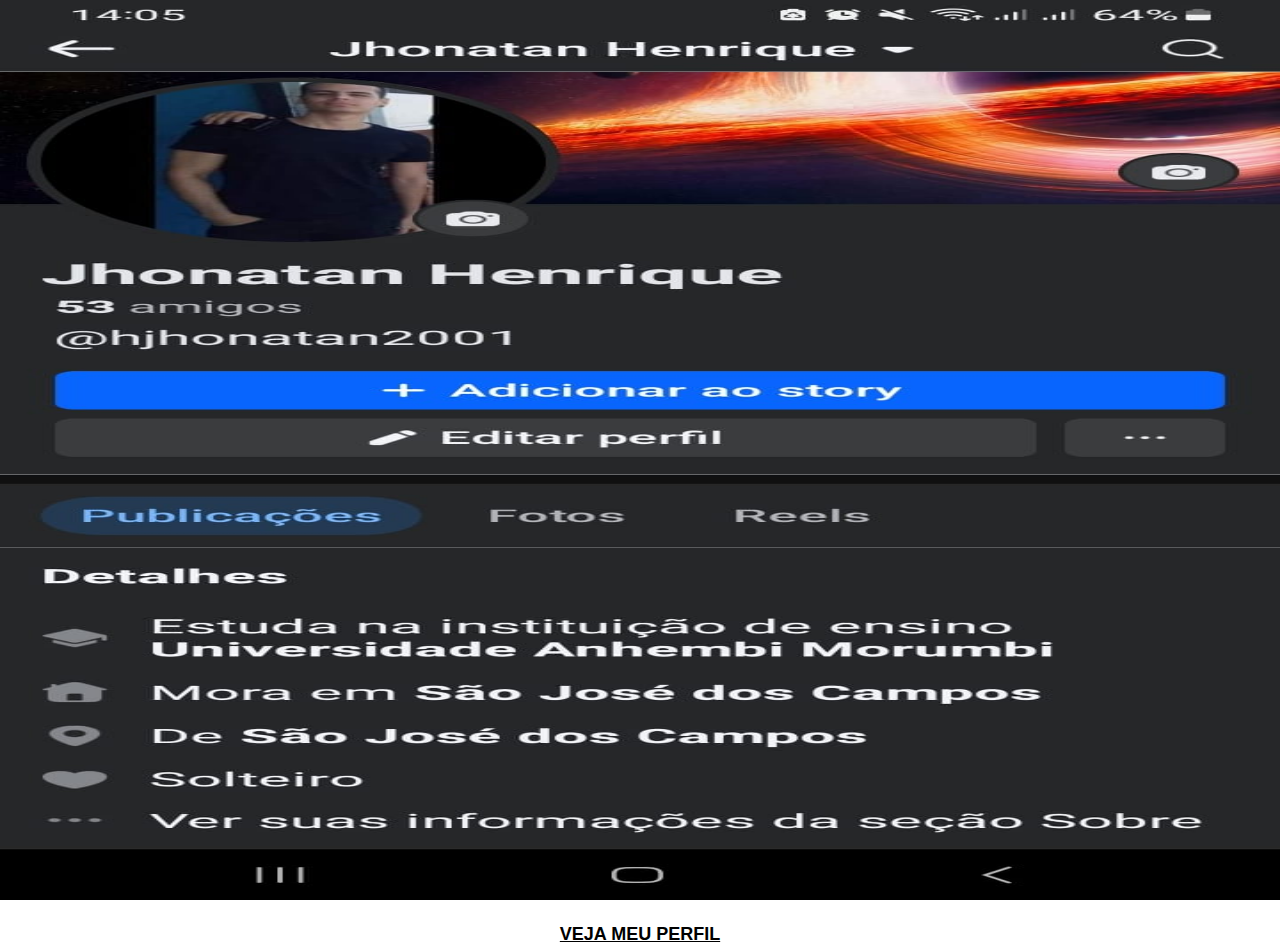
<file: facebook.html>
<!DOCTYPE html>
<html lang="pt-br">
<head>
    <meta charset="UTF-8">
    <meta name="viewport" content="width=device-width, initial-scale=1.0">
    <title>Document</title>
    <style>
        *{
            margin: 0px;
            padding: 0px;
        }
        ::-webkit-scrollbar{
            width: 0px;
        }
        img{
            width: 100vw;
            height: 100vh;
            
            background-size: cover;
        }
        a{
            color: black;
            background-color: white;
            text-align: center;
            display: block;
            font-weight: bolder;
            padding-top: 20px;
            font-family: sans-serif;
            font-size: large;
        }
        a:hover{
            text-decoration: none;
        }
    </style>
</head>
<body>
    <img src="imagens/profile facebook.jpeg" alt="">
    <a href="https://www.facebook.com/profile.php?id=61556001269887" target="_blank">VEJA MEU PERFIL</a>
</body>
</html>
</file>
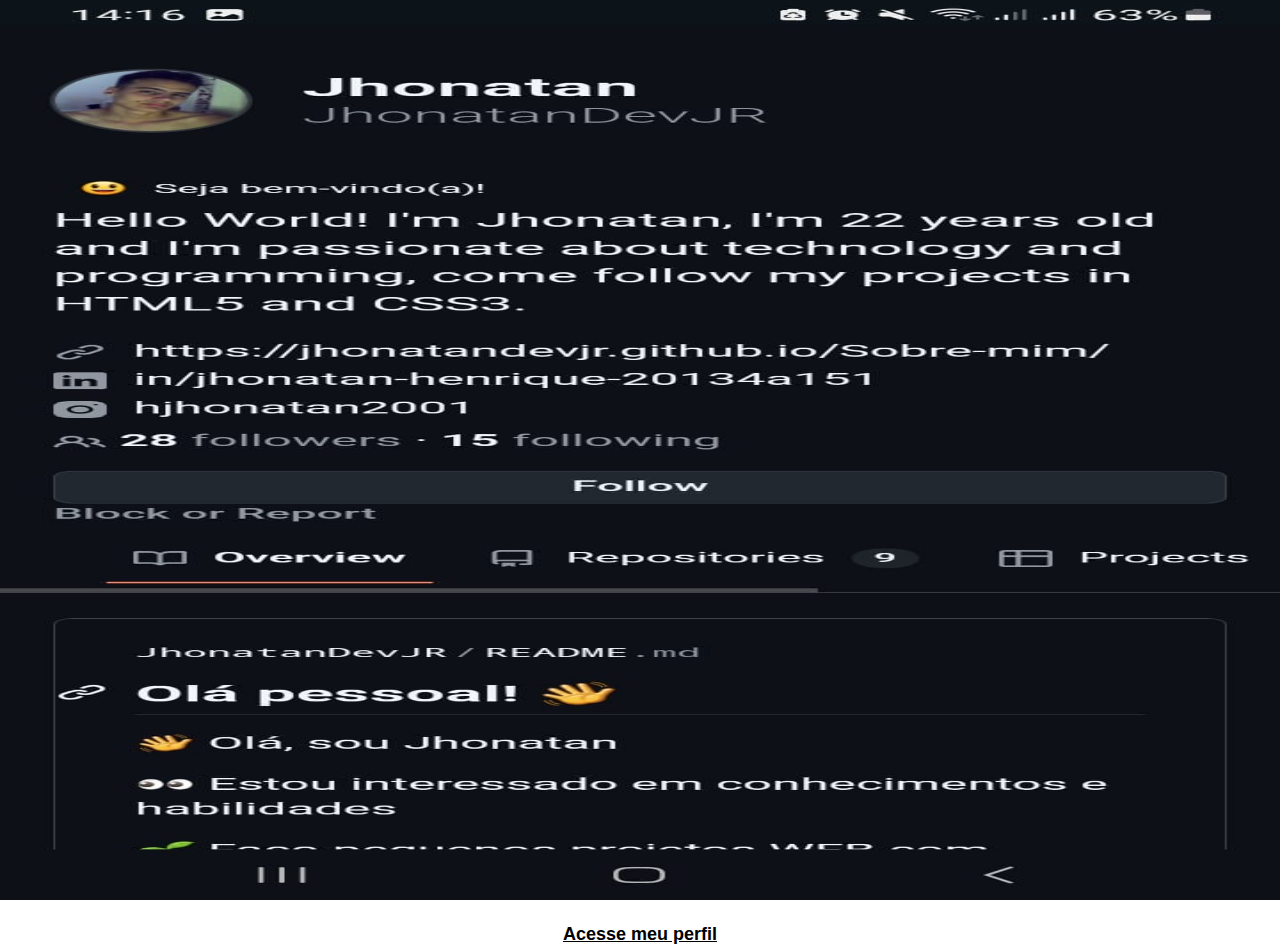
<file: github.html>
<!DOCTYPE html>
<html lang="pt-br">
<head>
    <meta charset="UTF-8">
    <meta name="viewport" content="width=device-width, initial-scale=1.0">
    <title>Document</title>
    <style>
        *{
            margin: 0px;
            padding: 0px;
        }
        ::-webkit-scrollbar{
            width: 0px;
        }
        img{
            width: 100vw;
            height: 100vh;
        }
        a{
            color: black;
            background-color: white;
            text-align: center;
            display: block;
            font-weight: bolder;
            padding-top: 20px;
            font-family: sans-serif;
            font-size: large;
        }
        a:hover{
            text-decoration: none;
        }
    </style>
</head>
<body>
    <img src="imagens/profile github.jpeg" alt="">
    <a href="https://github.com/JhonatanDevJR" target="_blank">Acesse meu perfil</a>
</body>
</html>
</file>
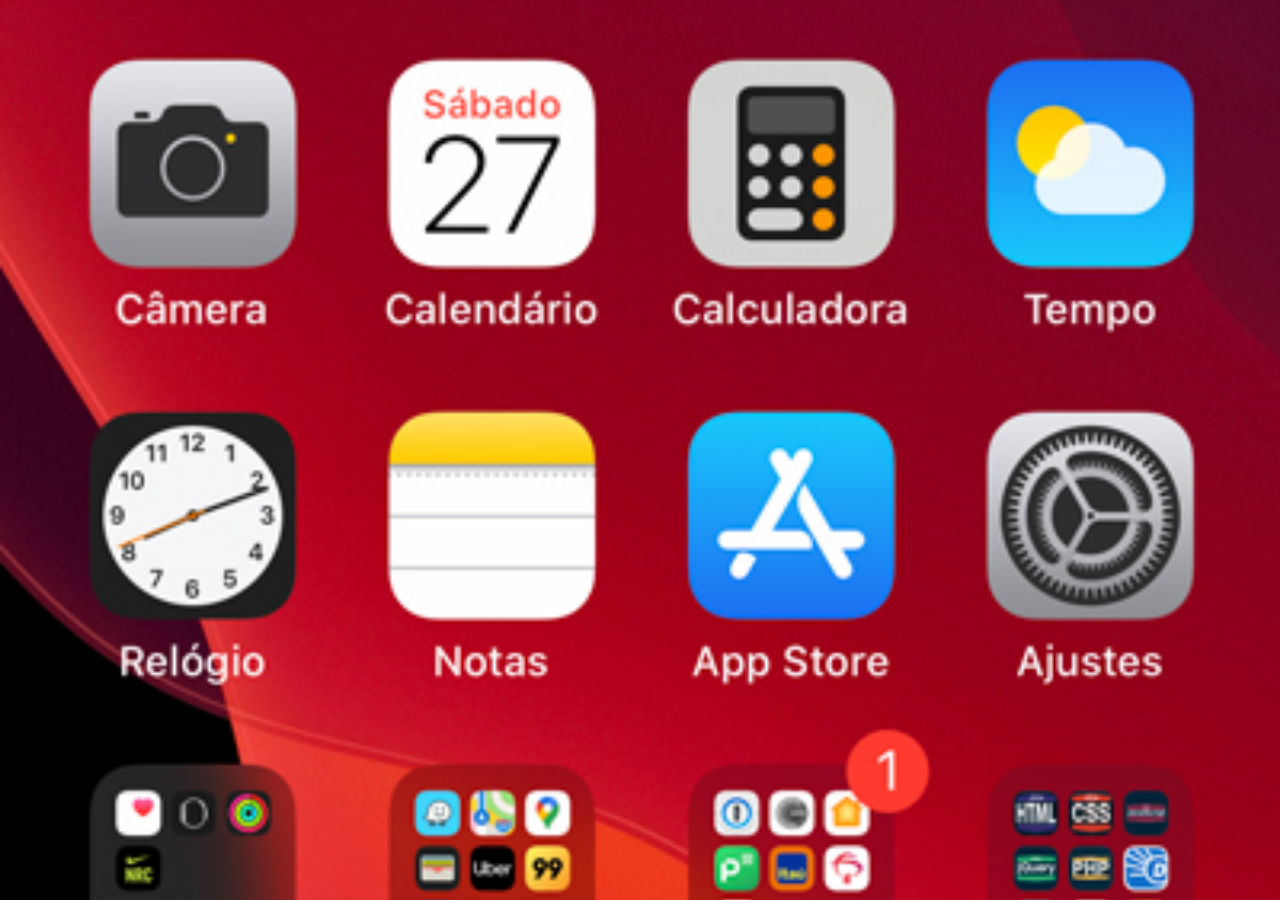
<file: home.html>
<!DOCTYPE html>
<html lang="pt-br">
<head>
    <meta charset="UTF-8">
    <meta name="viewport" content="width=device-width, initial-scale=1.0">
    <title>Document</title>
    <style>
        *{
            margin: 0px;
            padding: 0px;
        }
        body{
            width: 100vw;
            height: 100vh;
            background: black url(imagens/tela-home.jpg)no-repeat top center;
            background-size: cover;
        }
    </style>
</head>
<body>
    
</body>
</html>
</file>
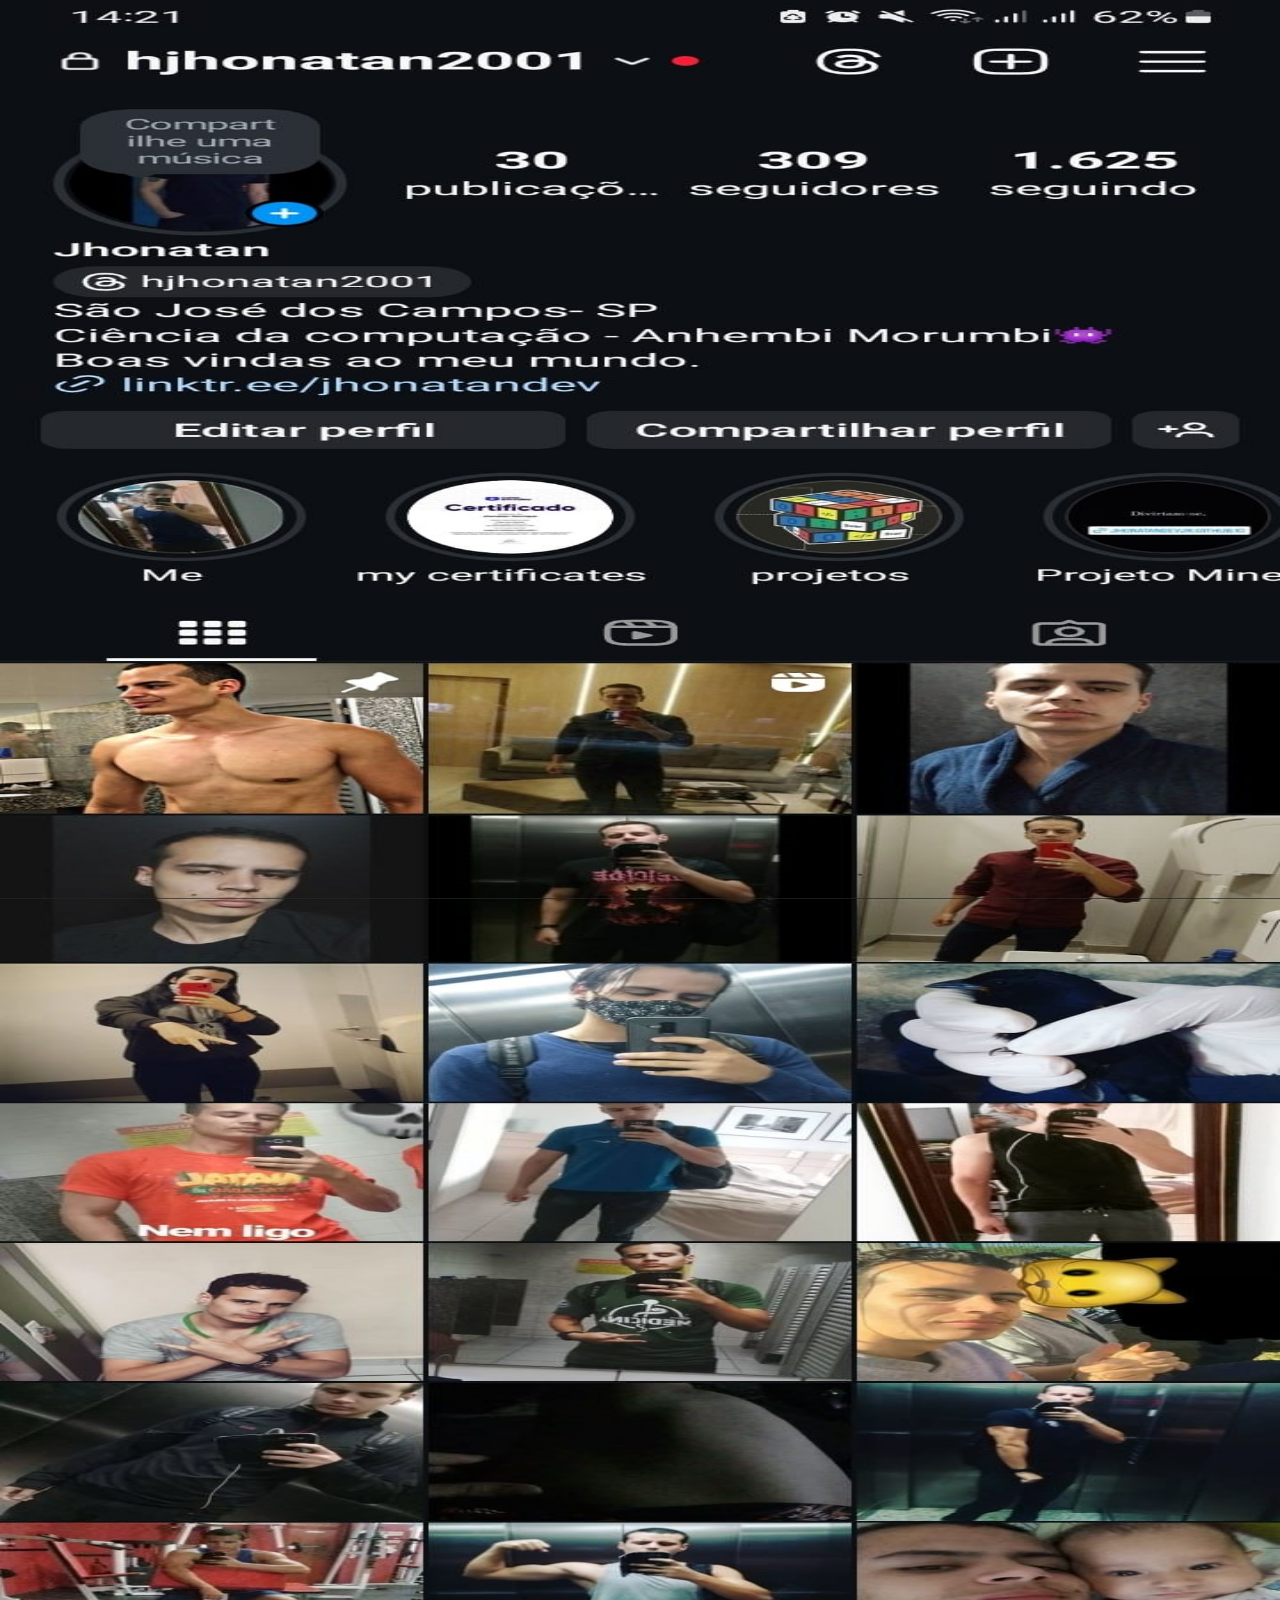
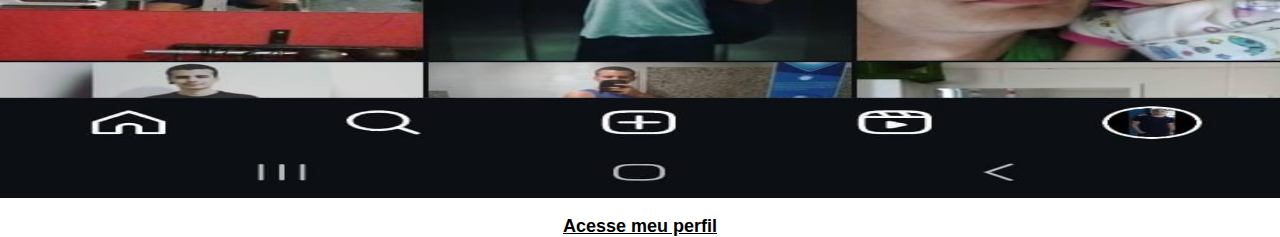
<file: instagram.html>
<!DOCTYPE html>
<html lang="pt-br">
<head>
    <meta charset="UTF-8">
    <meta name="viewport" content="width=device-width, initial-scale=1.0">
    <title>Document</title>
    <style>
        *{
            margin: 0px;
            padding: 0px;
        }
        ::-webkit-scrollbar{
            width: 0px;
        }
        img{
            width: 100vw;
            height: 100vh;
            margin-bottom: -6px;
        }
        a{
            color: black;
            background-color: white;
            text-align: center;
            display: block;
            font-weight: bolder;
            padding-top: 20px;
            font-family: sans-serif;
            font-size: large;
        }
        a:hover{
            text-decoration: none;
            background-color: red;
            color: white;
        }
    </style>
</head>
<body>
    <img src="imagens/profile instagram.jpeg" alt="">
    <img src="imagens/profile instagram 2.jpeg" alt="">
    <a href="https://www.instagram.com/hjhonatan2001/" target="_blank">Acesse meu perfil</a>
</body>
</html>
</file>
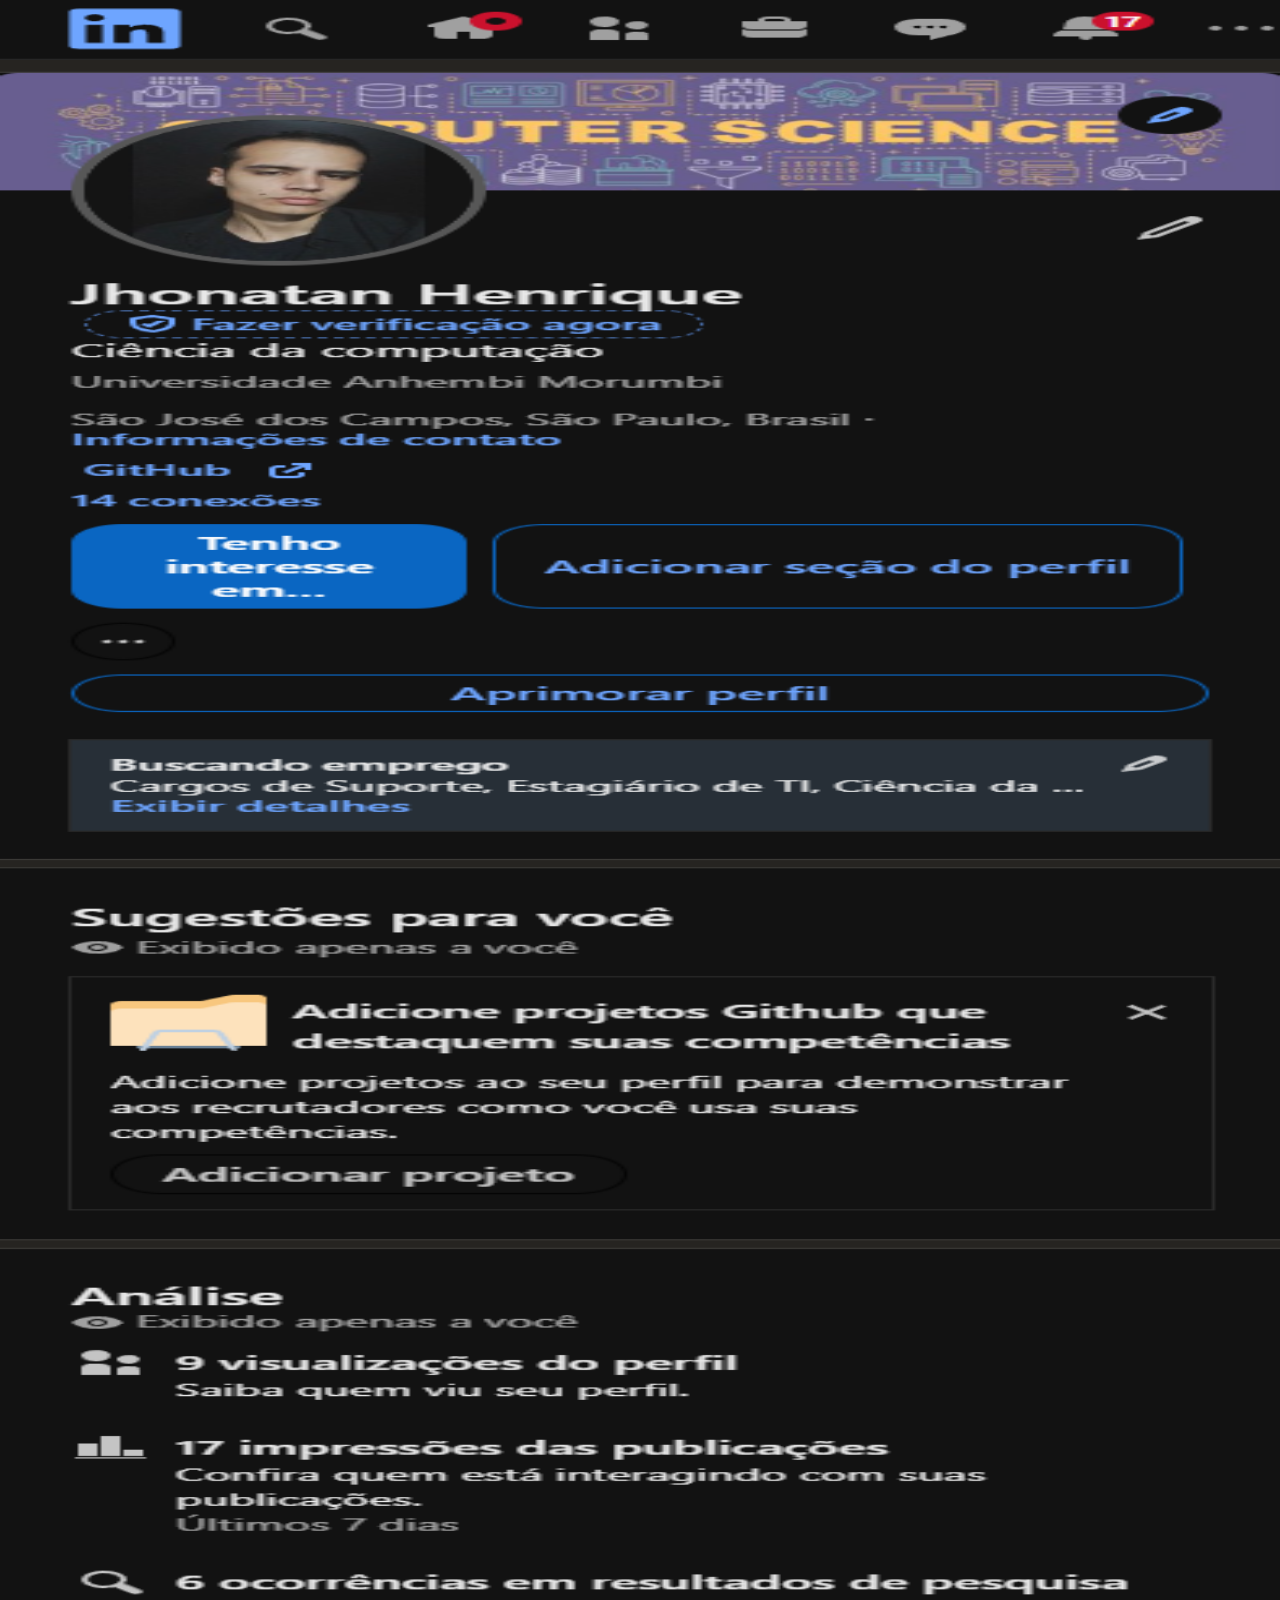
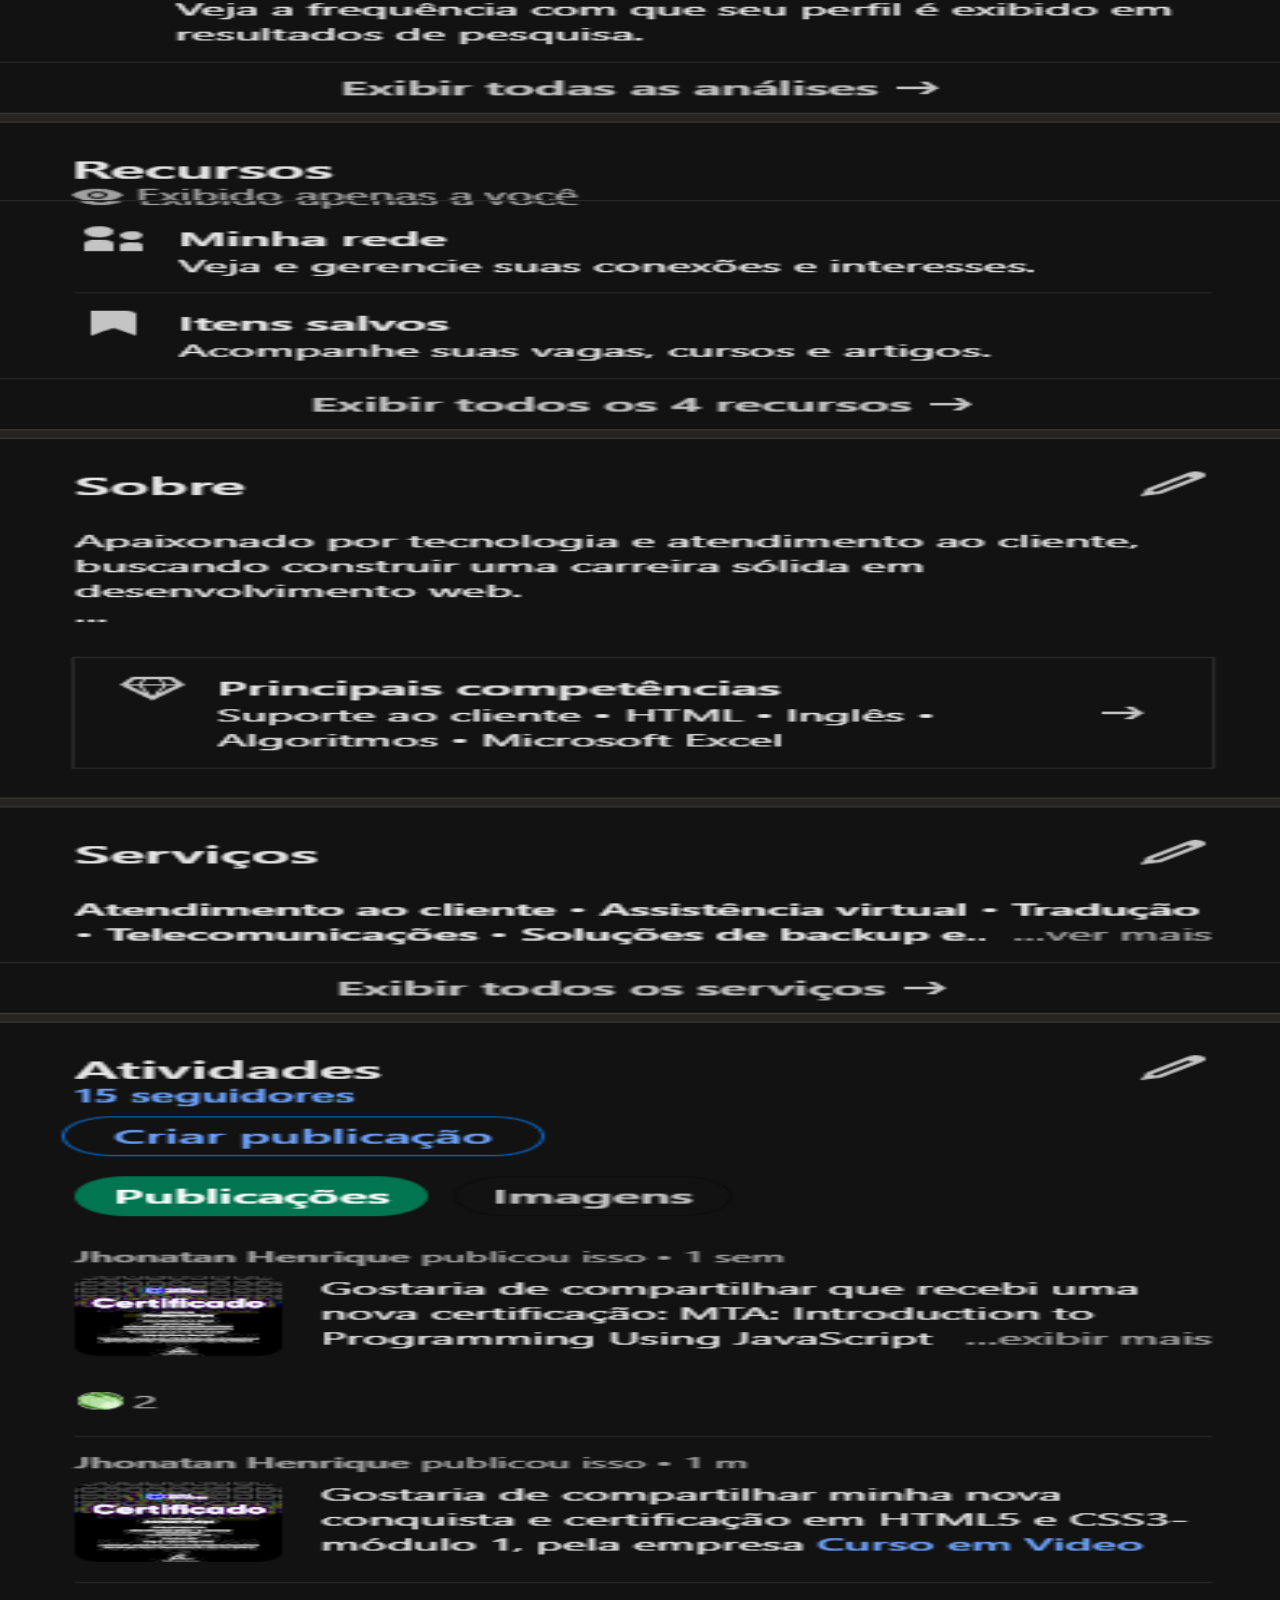
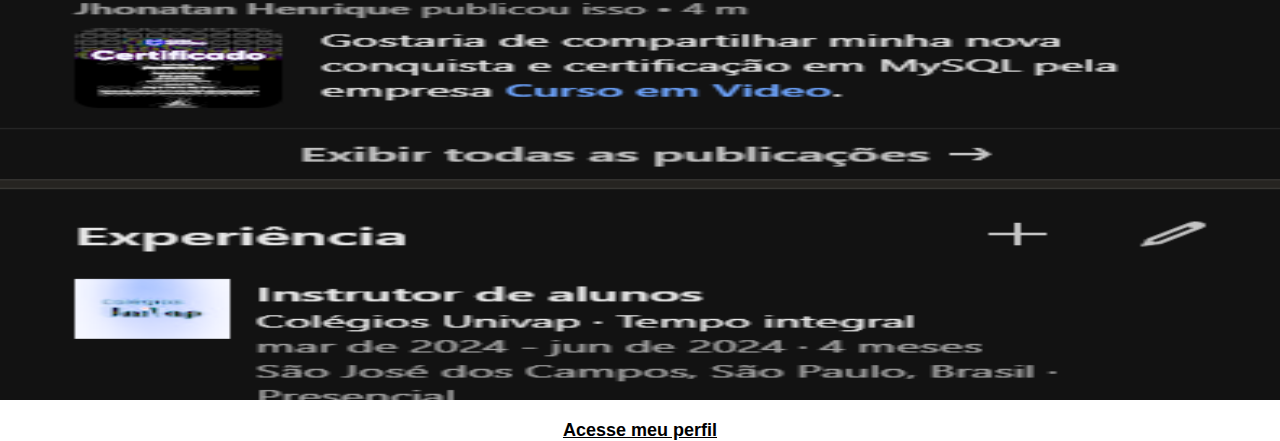
<file: linkedin.html>
<!DOCTYPE html>
<html lang="pt-br">
<head>
    <meta charset="UTF-8">
    <meta name="viewport" content="width=device-width, initial-scale=1.0">
    <title>Document</title>
    <style>
        *{
            margin: 0px;
            padding: 0px;
        }
        ::-webkit-scrollbar{
            width: 0px;
        }
        img{
            width: 100vw;
            height: 100vh;
            margin-bottom: -4px;
        }
        a{
            color: black;
            background-color: white;
            text-align: center;
            display: block;
            font-weight: bolder;
            padding-top: 20px;
            font-family: sans-serif;
            font-size: large;
        }
        a:hover{
            text-decoration: none;
        }
    </style>
</head>
<body>
    <img src="imagens/profile linkedin.png" alt="">
    <img src="imagens/profile linkedin 2.png" alt="">
    <img src="imagens/profile linkedin 3.png" alt="">
    <img src="imagens/profile linkedin 4.png" alt="">
    <a href="https://www.linkedin.com/in/jhonatan-henrique-20134a151/" target="_blank">Acesse meu perfil</a>
</body>
</html>
</file>
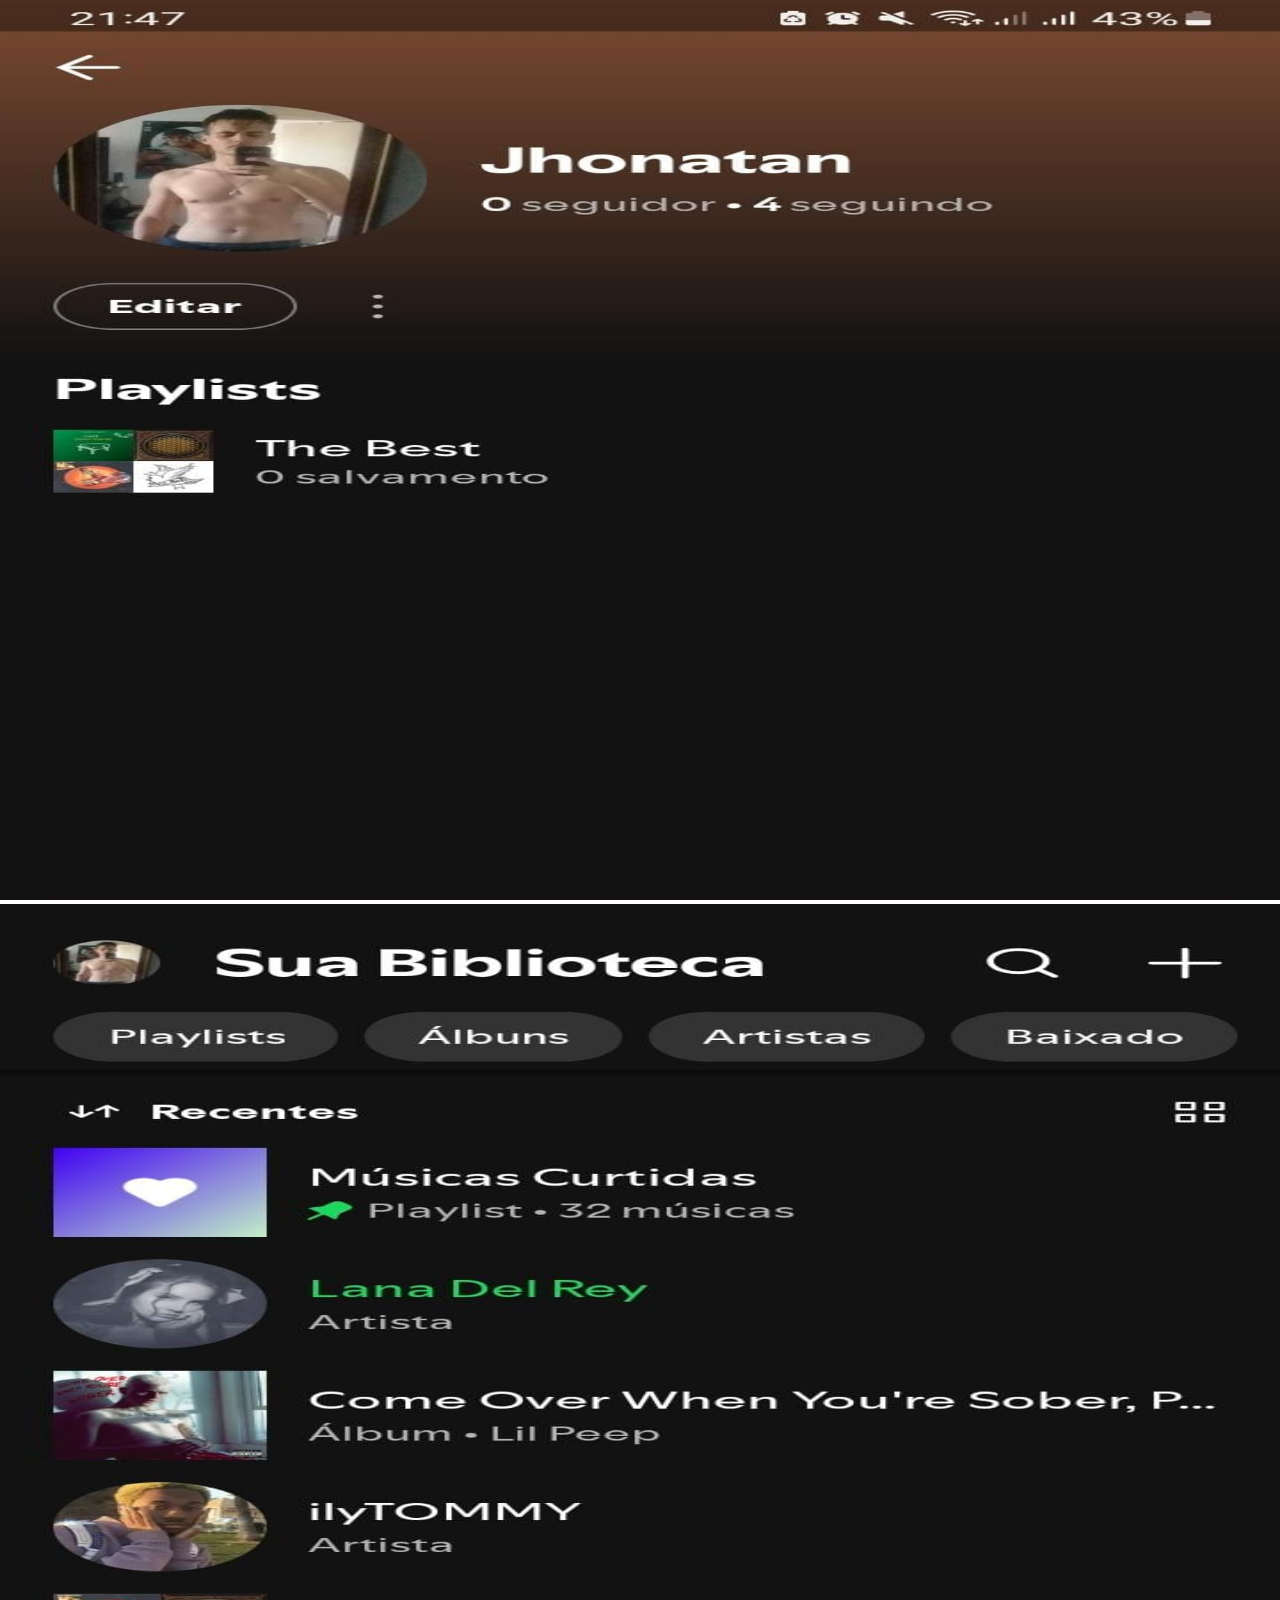
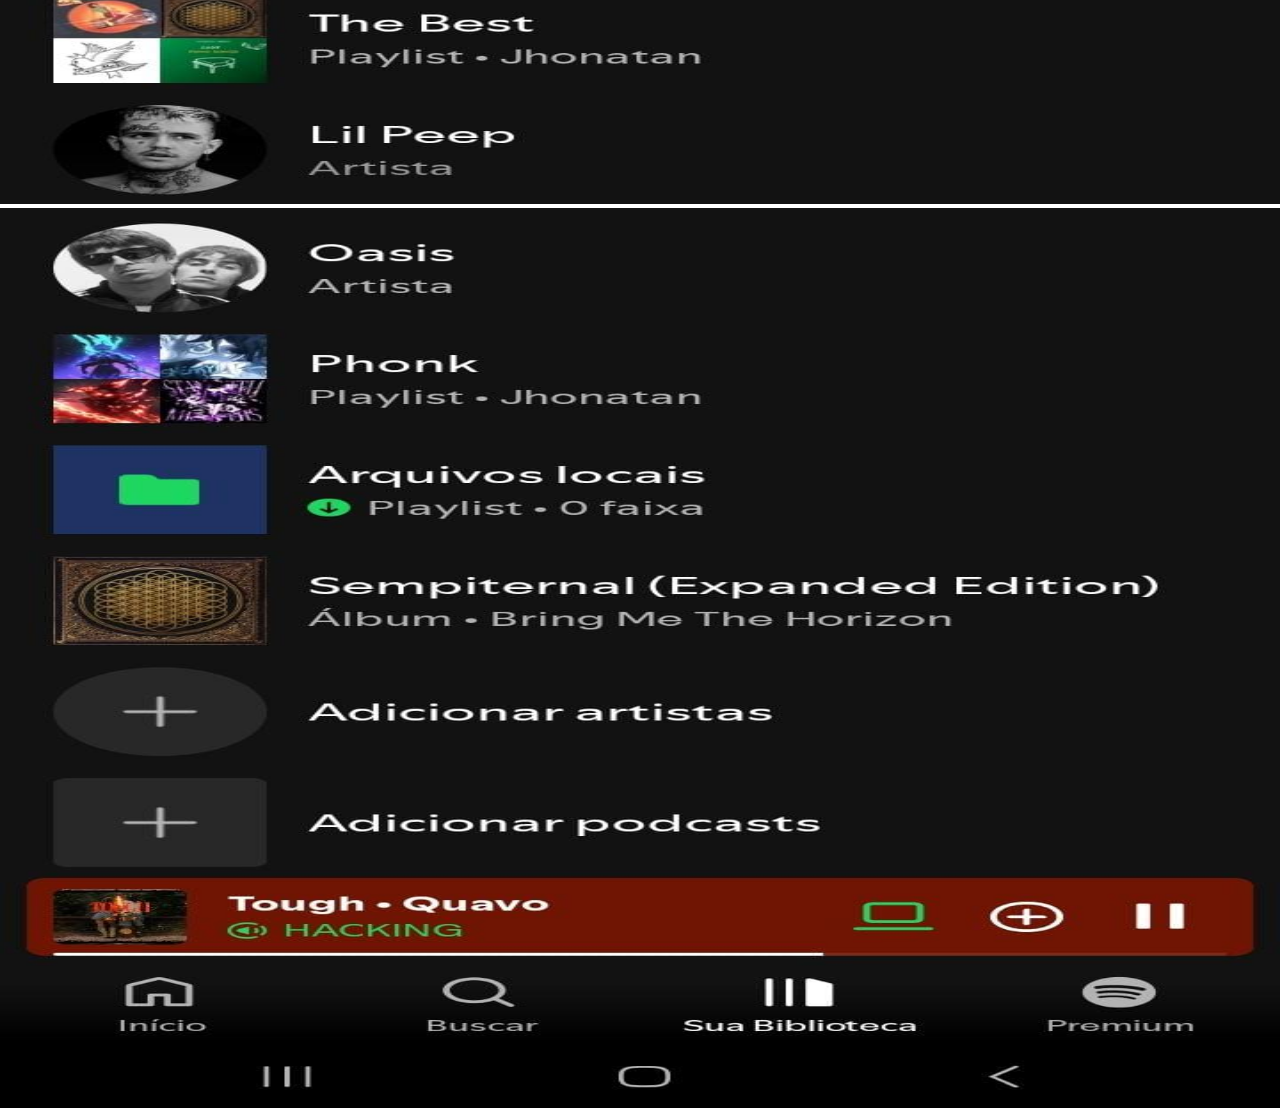
<file: spotify.html>
<!DOCTYPE html>
<html lang="pt-br">
<head>
    <meta charset="UTF-8">
    <meta name="viewport" content="width=device-width, initial-scale=1.0">
    <title>Document</title>
    <style>
        *{
            margin: 0px;
            padding: 0px;
        }
        ::-webkit-scrollbar{
            width: 0px;
        }
        img{
            width: 100vw;
            height: 100vh;
        }
    </style>
</head>
<body>
    <img src="imagens/profile spotify.jpeg" alt="">
    <img src="imagens/profile spotify 2.jpeg" alt="">
    <img src="imagens/profile spotify 3.jpeg" alt="">
</body>
</html>
</file>
